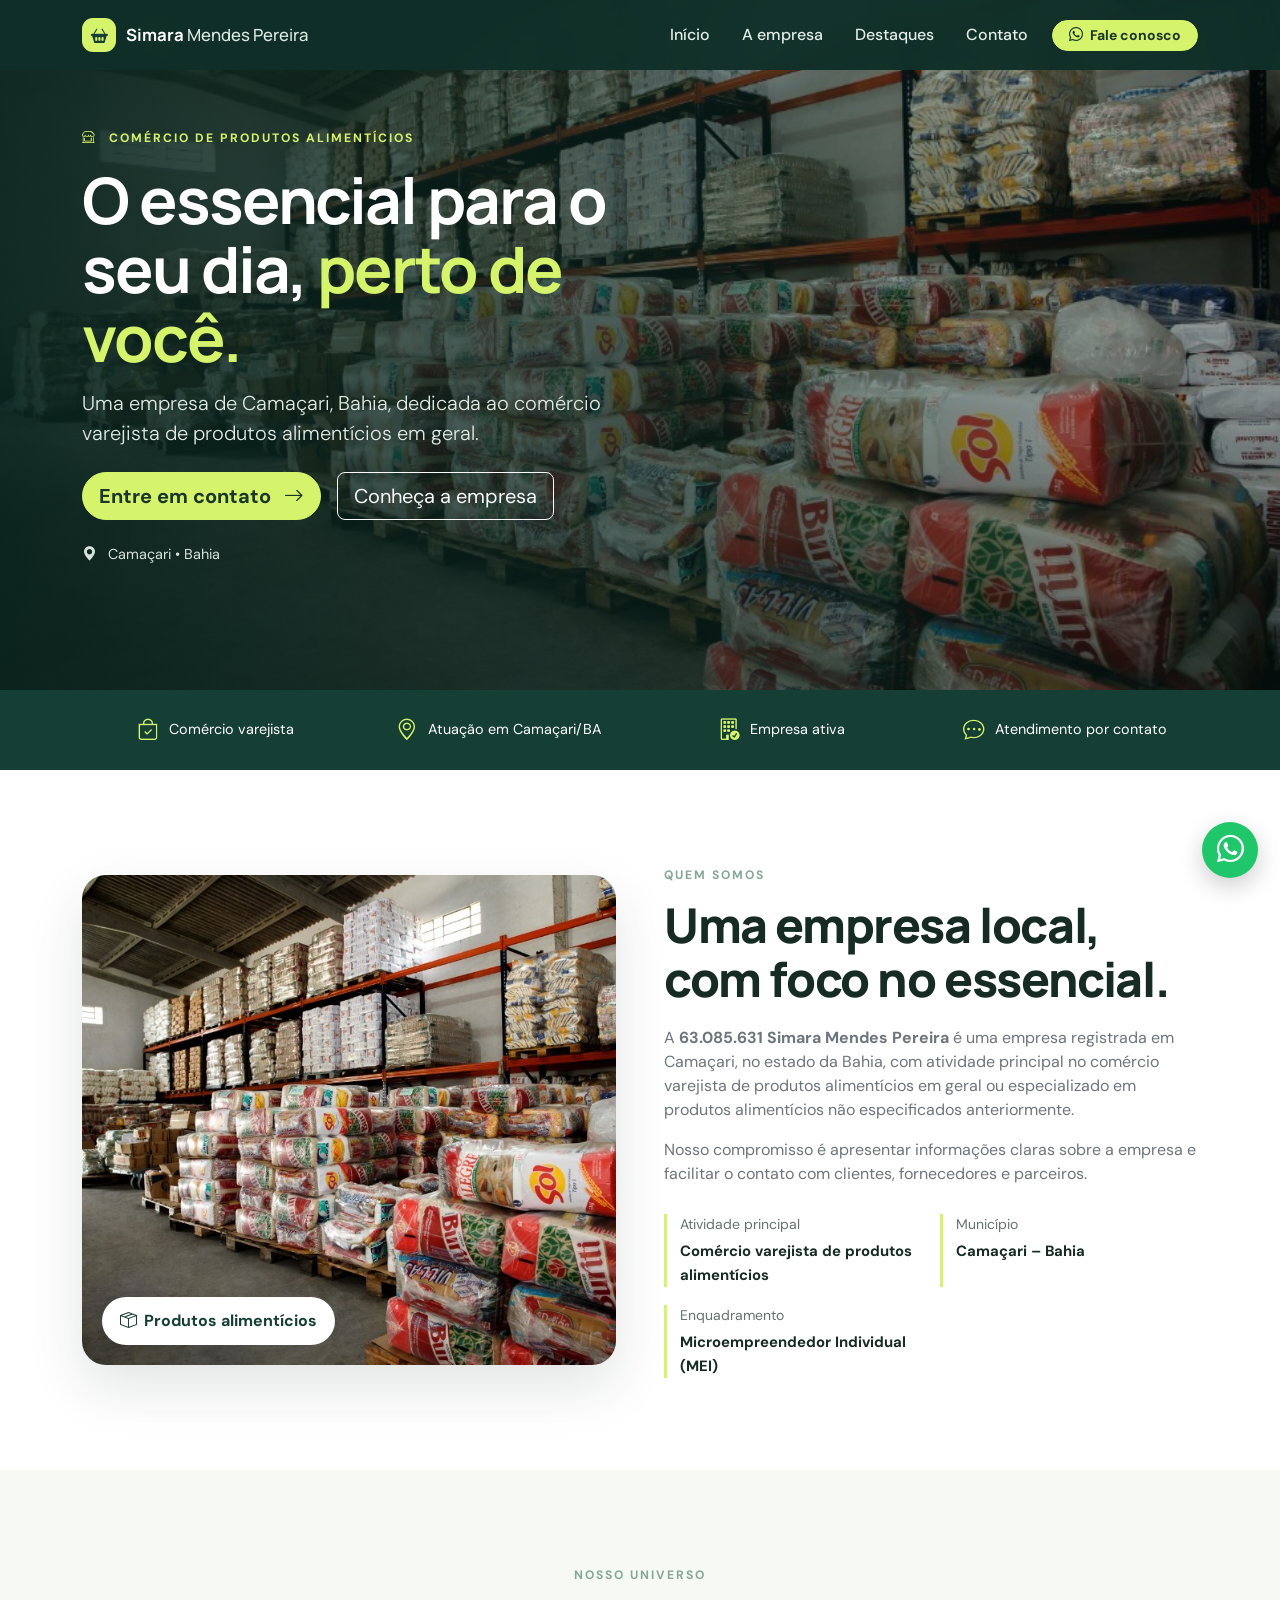
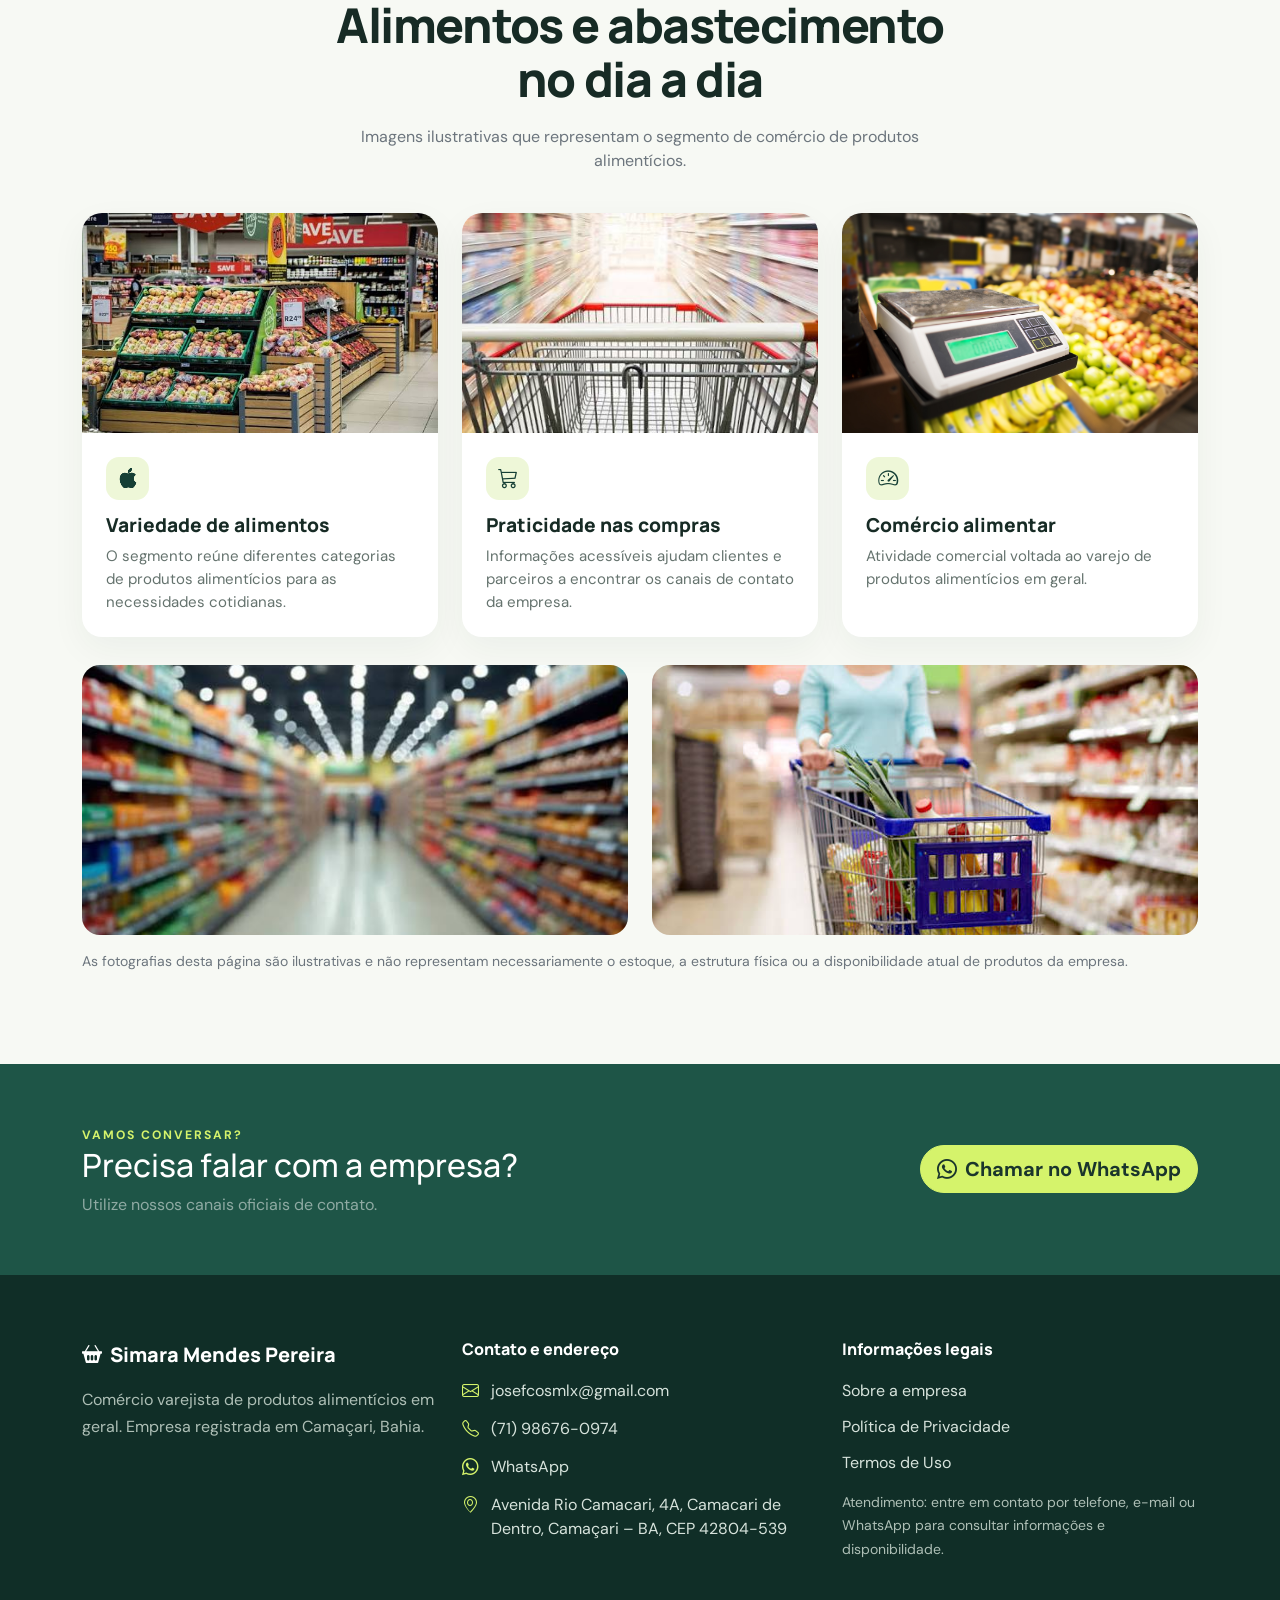
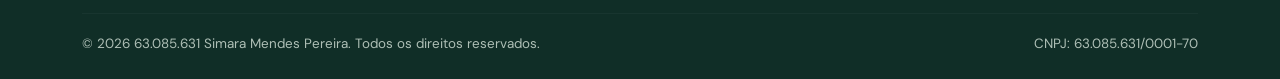
<file: index.html>
<!doctype html>
<html lang="pt-BR">
<head>
  <meta charset="utf-8">
  <meta name="viewport" content="width=device-width, initial-scale=1">
  <meta name="description" content="63.085.631 Simara Mendes Pereira — comércio varejista de produtos alimentícios em Camaçari, Bahia.">
  <meta name="theme-color" content="#153f35">
  <title>Simara Mendes Pereira | Produtos alimentícios</title>
  <link href="https://cdn.jsdelivr.net/npm/bootstrap@5.3.3/dist/css/bootstrap.min.css" rel="stylesheet">
  <link href="https://cdn.jsdelivr.net/npm/bootstrap-icons@1.11.3/font/bootstrap-icons.min.css" rel="stylesheet">
  <link rel="stylesheet" href="style.css">
</head>
<body>
<nav class="navbar navbar-expand-lg navbar-dark fixed-top">
  <div class="container">
    <a class="navbar-brand fw-bold" href="#inicio"><span class="brand-mark"><i class="bi bi-basket2-fill"></i></span> Simara <span class="brand-light">Mendes Pereira</span></a>
    <button class="navbar-toggler" type="button" data-bs-toggle="collapse" data-bs-target="#menu" aria-controls="menu" aria-expanded="false" aria-label="Abrir menu"><span class="navbar-toggler-icon"></span></button>
    <div class="collapse navbar-collapse" id="menu">
      <ul class="navbar-nav ms-auto align-items-lg-center gap-lg-3">
        <li class="nav-item"><a class="nav-link" href="#inicio">Início</a></li>
        <li class="nav-item"><a class="nav-link" href="#sobre">A empresa</a></li>
        <li class="nav-item"><a class="nav-link" href="#destaques">Destaques</a></li>
        <li class="nav-item"><a class="nav-link" href="#contato">Contato</a></li>
        <li class="nav-item"><a class="btn btn-lime btn-sm px-3" href="https://api.whatsapp.com/send?phone=5571986760974" target="_blank" rel="noopener"><i class="bi bi-whatsapp me-1"></i> Fale conosco</a></li>
      </ul>
    </div>
  </div>
</nav>

<header id="inicio" class="hero">
  <div class="hero-shade"></div>
  <div class="container position-relative">
    <div class="row align-items-center min-vh-hero">
      <div class="col-lg-7 py-5">
        <span class="eyebrow"><i class="bi bi-shop-window me-2"></i> Comércio de produtos alimentícios</span>
        <h1 class="display-3 fw-bold mt-3">O essencial para o seu dia, <em>perto de você.</em></h1>
        <p class="lead mt-3 mb-4">Uma empresa de Camaçari, Bahia, dedicada ao comércio varejista de produtos alimentícios em geral.</p>
        <div class="d-flex flex-wrap gap-3">
          <a class="btn btn-lime btn-lg" href="#contato">Entre em contato <i class="bi bi-arrow-right ms-2"></i></a>
          <a class="btn btn-outline-light btn-lg" href="#sobre">Conheça a empresa</a>
        </div>
        <div class="hero-note mt-4"><i class="bi bi-geo-alt-fill me-2"></i> Camaçari • Bahia</div>
      </div>
    </div>
  </div>
</header>

<section class="trust-strip">
 <div class="container"><div class="row g-3 text-center">
  <div class="col-6 col-md-3"><i class="bi bi-bag-check"></i><span>Comércio varejista</span></div>
  <div class="col-6 col-md-3"><i class="bi bi-geo-alt"></i><span>Atuação em Camaçari/BA</span></div>
  <div class="col-6 col-md-3"><i class="bi bi-building-check"></i><span>Empresa ativa</span></div>
  <div class="col-6 col-md-3"><i class="bi bi-chat-dots"></i><span>Atendimento por contato</span></div>
 </div></div>
</section>

<section id="sobre" class="section-pad">
 <div class="container">
  <div class="row align-items-center g-5">
   <div class="col-lg-6">
    <div class="photo-frame"><img src="assets/deposito.jfif" alt="Estoque de produtos alimentícios organizados em depósito" loading="lazy"><span class="photo-tag"><i class="bi bi-box-seam me-2"></i>Produtos alimentícios</span></div>
   </div>
   <div class="col-lg-6">
    <span class="section-kicker">Quem somos</span>
    <h2 class="section-title">Uma empresa local, com foco no essencial.</h2>
    <p class="text-secondary">A <strong>63.085.631 Simara Mendes Pereira</strong> é uma empresa registrada em Camaçari, no estado da Bahia, com atividade principal no comércio varejista de produtos alimentícios em geral ou especializado em produtos alimentícios não especificados anteriormente.</p>
    <p class="text-secondary">Nosso compromisso é apresentar informações claras sobre a empresa e facilitar o contato com clientes, fornecedores e parceiros.</p>
    <div class="about-facts">
      <div><small>Atividade principal</small><strong>Comércio varejista de produtos alimentícios</strong></div>
      <div><small>Município</small><strong>Camaçari – Bahia</strong></div>
      <div><small>Enquadramento</small><strong>Microempreendedor Individual (MEI)</strong></div>
    </div>
   </div>
  </div>
 </div>
</section>

<section id="destaques" class="section-pad soft-bg">
 <div class="container">
  <div class="text-center mx-auto section-intro">
   <span class="section-kicker">Nosso universo</span>
   <h2 class="section-title">Alimentos e abastecimento no dia a dia</h2>
   <p class="text-secondary">Imagens ilustrativas que representam o segmento de comércio de produtos alimentícios.</p>
  </div>
  <div class="row g-4 mt-2">
   <div class="col-md-4"><article class="feature-card"><img src="assets/hortifruti.jfif" alt="Bancas de frutas e verduras em mercado" loading="lazy"><div class="p-4"><span class="feature-icon"><i class="bi bi-apple"></i></span><h3>Variedade de alimentos</h3><p>O segmento reúne diferentes categorias de produtos alimentícios para as necessidades cotidianas.</p></div></article></div>
   <div class="col-md-4"><article class="feature-card"><img src="assets/carrinho.jfif" alt="Carrinho de compras em corredor de supermercado" loading="lazy"><div class="p-4"><span class="feature-icon"><i class="bi bi-cart3"></i></span><h3>Praticidade nas compras</h3><p>Informações acessíveis ajudam clientes e parceiros a encontrar os canais de contato da empresa.</p></div></article></div>
   <div class="col-md-4"><article class="feature-card"><img src="assets/balanca-frutas.jpg" alt="Balança para pesagem de frutas em mercado" loading="lazy"><div class="p-4"><span class="feature-icon"><i class="bi bi-speedometer2"></i></span><h3>Comércio alimentar</h3><p>Atividade comercial voltada ao varejo de produtos alimentícios em geral.</p></div></article></div>
  </div>
  <div class="row g-4 mt-1">
   <div class="col-md-6"><img class="gallery-img" src="assets/corredor.jfif" alt="Corredor de supermercado com prateleiras" loading="lazy"></div>
   <div class="col-md-6"><img class="gallery-img" src="assets/compras.jfif" alt="Pessoa realizando compras em supermercado" loading="lazy"></div>
  </div>
  <p class="small text-secondary mt-3 mb-0">As fotografias desta página são ilustrativas e não representam necessariamente o estoque, a estrutura física ou a disponibilidade atual de produtos da empresa.</p>
 </div>
</section>

<section class="contact-band">
 <div class="container"><div class="row align-items-center g-3">
  <div class="col-lg-8"><span class="section-kicker text-lime">Vamos conversar?</span><h2 class="text-white mb-2">Precisa falar com a empresa?</h2><p class="mb-0 text-white-50">Utilize nossos canais oficiais de contato.</p></div>
  <div class="col-lg-4 text-lg-end"><a class="btn btn-lime btn-lg" href="https://api.whatsapp.com/send?phone=5571986760974" target="_blank" rel="noopener"><i class="bi bi-whatsapp me-2"></i>Chamar no WhatsApp</a></div>
 </div></div>
</section>

<footer id="contato" class="site-footer">
 <div class="container">
  <div class="row g-4">
   <div class="col-lg-4"><a class="footer-brand" href="#inicio"><i class="bi bi-basket2-fill me-2"></i>Simara Mendes Pereira</a><p class="footer-muted mt-3">Comércio varejista de produtos alimentícios em geral. Empresa registrada em Camaçari, Bahia.</p></div>
   <div class="col-sm-6 col-lg-4"><h3>Contato e endereço</h3>
    <ul class="footer-list">
     <li><i class="bi bi-envelope"></i><a href="mailto:josefcosmlx@gmail.com">josefcosmlx@gmail.com</a></li>
     <li><i class="bi bi-telephone"></i><a href="tel:+5571986760974">(71) 98676-0974</a></li>
     <li><i class="bi bi-whatsapp"></i><a href="https://api.whatsapp.com/send?phone=5571986760974" target="_blank" rel="noopener">WhatsApp</a></li>
     <li><i class="bi bi-geo-alt"></i><span>Avenida Rio Camacari, 4A, Camacari de Dentro, Camaçari – BA, CEP 42804-539</span></li>
    </ul>
   </div>
   <div class="col-sm-6 col-lg-4"><h3>Informações legais</h3>
    <ul class="footer-links">
     <li><a href="sobre.html">Sobre a empresa</a></li><li><a href="privacidade.html">Política de Privacidade</a></li><li><a href="termos.html">Termos de Uso</a></li>
    </ul>
    <p class="footer-muted small mt-3">Atendimento: entre em contato por telefone, e-mail ou WhatsApp para consultar informações e disponibilidade.</p>
   </div>
  </div>
  <hr class="footer-line">
  <div class="d-flex flex-column flex-md-row justify-content-between gap-2 footer-bottom">
   <span>© <span id="year"></span> 63.085.631 Simara Mendes Pereira. Todos os direitos reservados.</span>
   <span>CNPJ: 63.085.631/0001-70</span>
  </div>
 </div>
</footer>
<a class="whatsapp-float" href="https://api.whatsapp.com/send?phone=5571986760974" target="_blank" rel="noopener" aria-label="Fale pelo WhatsApp"><i class="bi bi-whatsapp"></i></a>
<script src="https://cdn.jsdelivr.net/npm/bootstrap@5.3.3/dist/js/bootstrap.bundle.min.js"></script>
<script>document.getElementById('year').textContent = new Date().getFullYear();</script>
</body></html>
</file>
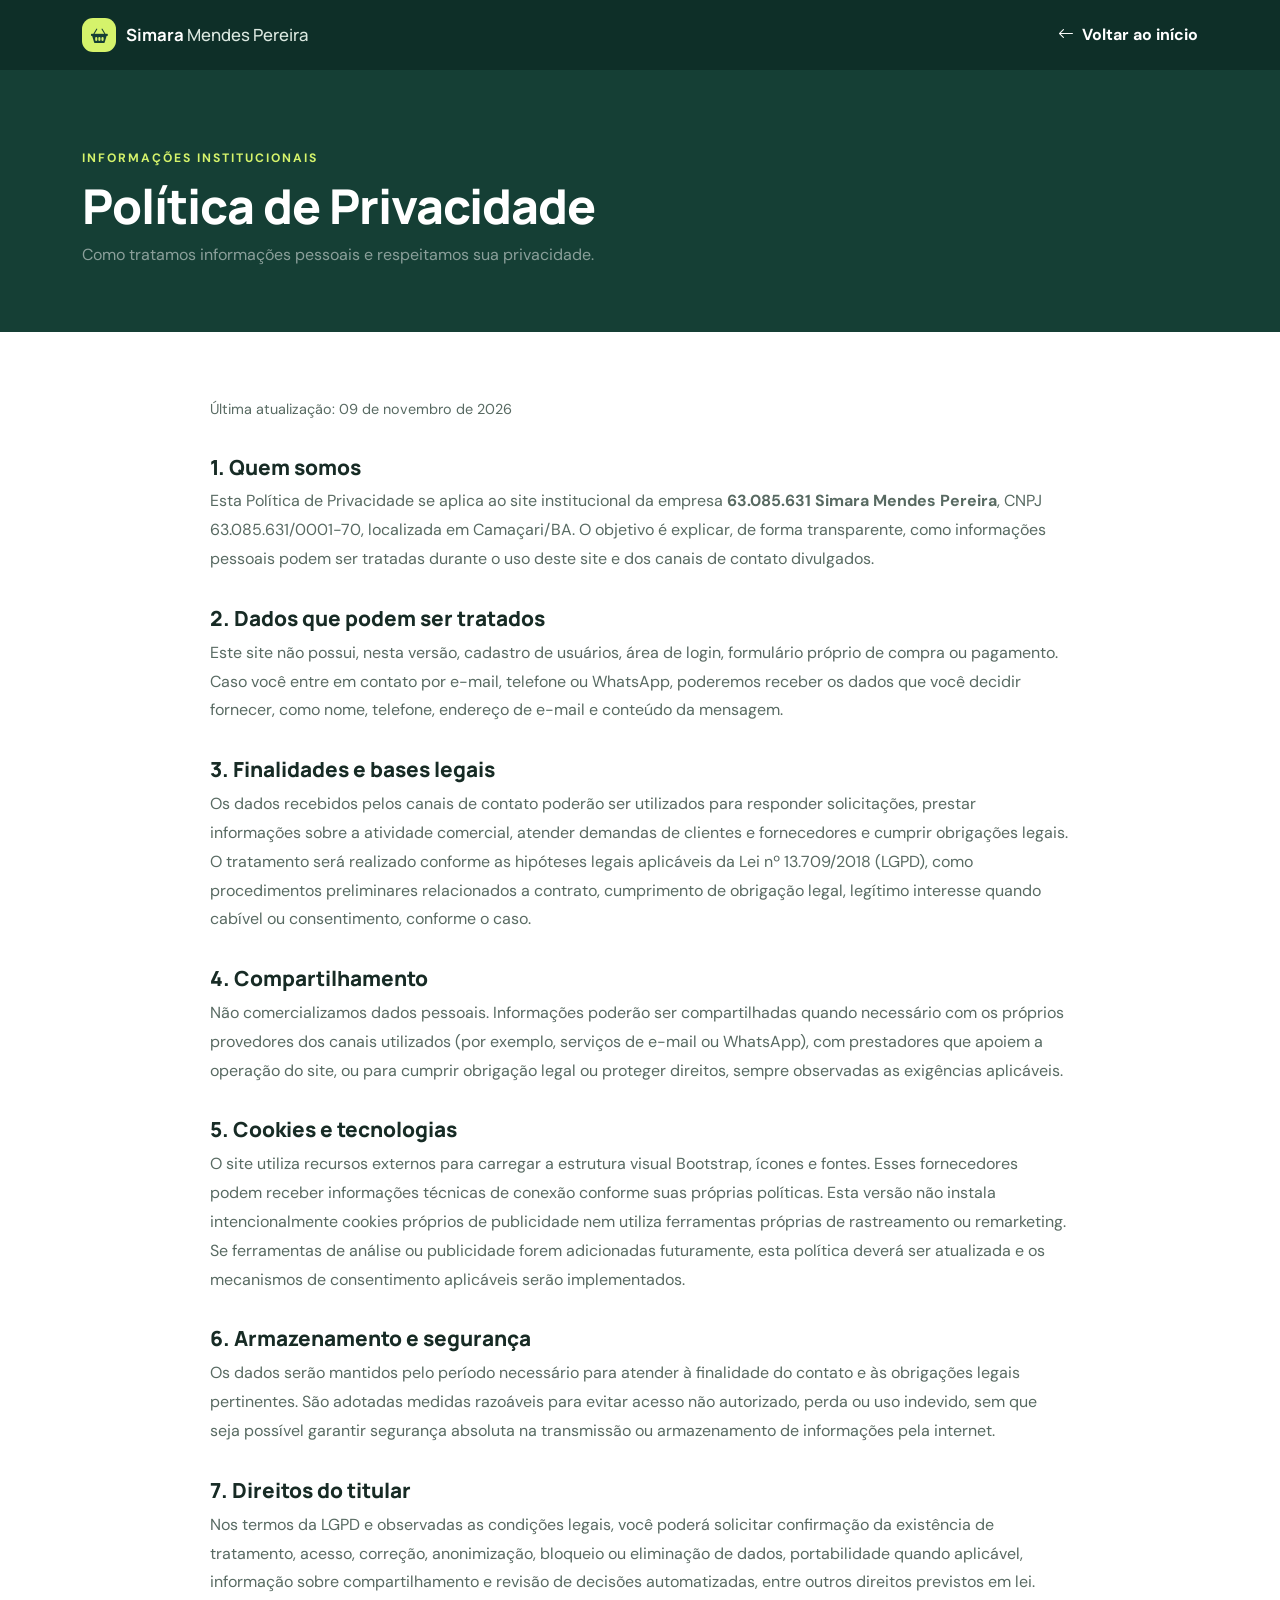
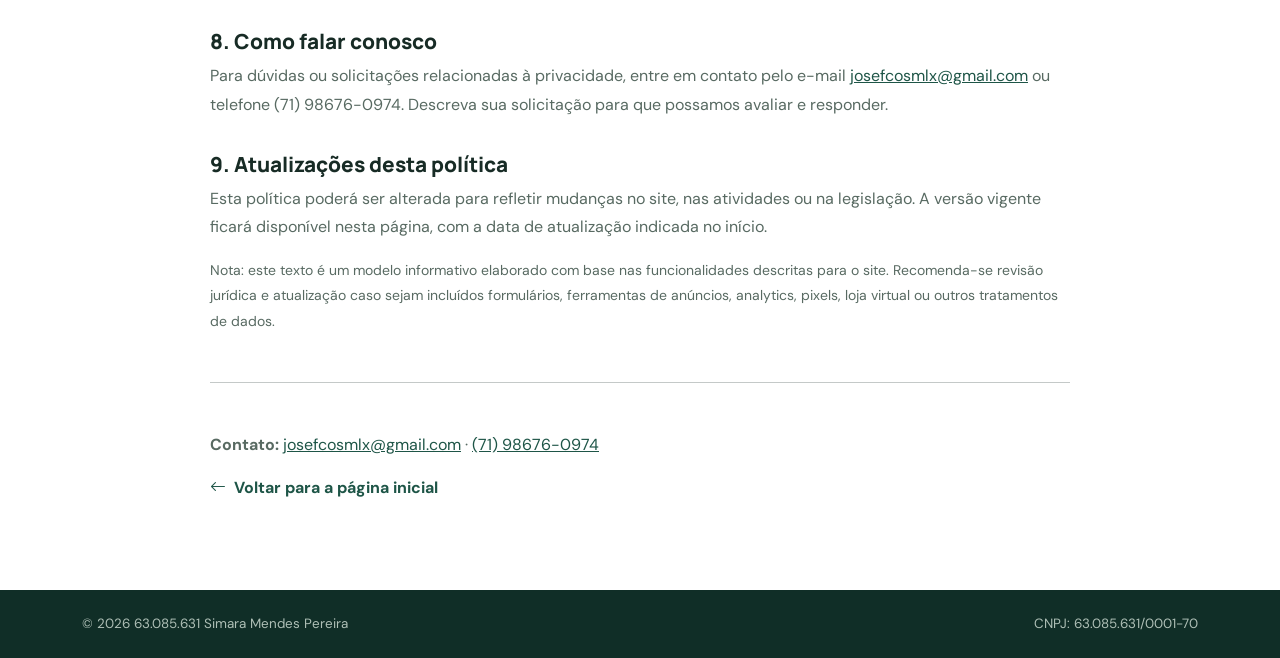
<file: privacidade.html>
<!doctype html>
<html lang="pt-BR"><head><meta charset="utf-8"><meta name="viewport" content="width=device-width, initial-scale=1"><meta name="description" content="Política de Privacidade — 63.085.631 Simara Mendes Pereira."><title>Política de Privacidade | Simara Mendes Pereira</title><link href="https://cdn.jsdelivr.net/npm/bootstrap@5.3.3/dist/css/bootstrap.min.css" rel="stylesheet"><link href="https://cdn.jsdelivr.net/npm/bootstrap-icons@1.11.3/font/bootstrap-icons.min.css" rel="stylesheet"><link rel="stylesheet" href="style.css"></head><body>
<nav class="navbar navbar-expand-lg navbar-dark fixed-top"><div class="container"><a class="navbar-brand fw-bold" href="index.html"><span class="brand-mark"><i class="bi bi-basket2-fill"></i></span> Simara <span class="brand-light">Mendes Pereira</span></a><a class="back-home text-white ms-auto" href="index.html"><i class="bi bi-arrow-left me-2"></i>Voltar ao início</a></div></nav>
<header class="legal-hero"><div class="container"><span class="section-kicker text-lime">Informações institucionais</span><h1 class="display-5 mt-2">Política de Privacidade</h1><p class="mb-0 text-white-50">Como tratamos informações pessoais e respeitamos sua privacidade.</p></div></header>
<main class="legal-content"><p class="legal-meta">Última atualização: 09 de novembro de 2026</p>
<h2>1. Quem somos</h2><p>Esta Política de Privacidade se aplica ao site institucional da empresa <strong>63.085.631 Simara Mendes Pereira</strong>, CNPJ 63.085.631/0001-70, localizada em Camaçari/BA. O objetivo é explicar, de forma transparente, como informações pessoais podem ser tratadas durante o uso deste site e dos canais de contato divulgados.</p>
<h2>2. Dados que podem ser tratados</h2><p>Este site não possui, nesta versão, cadastro de usuários, área de login, formulário próprio de compra ou pagamento. Caso você entre em contato por e-mail, telefone ou WhatsApp, poderemos receber os dados que você decidir fornecer, como nome, telefone, endereço de e-mail e conteúdo da mensagem.</p>
<h2>3. Finalidades e bases legais</h2><p>Os dados recebidos pelos canais de contato poderão ser utilizados para responder solicitações, prestar informações sobre a atividade comercial, atender demandas de clientes e fornecedores e cumprir obrigações legais. O tratamento será realizado conforme as hipóteses legais aplicáveis da Lei nº 13.709/2018 (LGPD), como procedimentos preliminares relacionados a contrato, cumprimento de obrigação legal, legítimo interesse quando cabível ou consentimento, conforme o caso.</p>
<h2>4. Compartilhamento</h2><p>Não comercializamos dados pessoais. Informações poderão ser compartilhadas quando necessário com os próprios provedores dos canais utilizados (por exemplo, serviços de e-mail ou WhatsApp), com prestadores que apoiem a operação do site, ou para cumprir obrigação legal ou proteger direitos, sempre observadas as exigências aplicáveis.</p>
<h2>5. Cookies e tecnologias</h2><p>O site utiliza recursos externos para carregar a estrutura visual Bootstrap, ícones e fontes. Esses fornecedores podem receber informações técnicas de conexão conforme suas próprias políticas. Esta versão não instala intencionalmente cookies próprios de publicidade nem utiliza ferramentas próprias de rastreamento ou remarketing. Se ferramentas de análise ou publicidade forem adicionadas futuramente, esta política deverá ser atualizada e os mecanismos de consentimento aplicáveis serão implementados.</p>
<h2>6. Armazenamento e segurança</h2><p>Os dados serão mantidos pelo período necessário para atender à finalidade do contato e às obrigações legais pertinentes. São adotadas medidas razoáveis para evitar acesso não autorizado, perda ou uso indevido, sem que seja possível garantir segurança absoluta na transmissão ou armazenamento de informações pela internet.</p>
<h2>7. Direitos do titular</h2><p>Nos termos da LGPD e observadas as condições legais, você poderá solicitar confirmação da existência de tratamento, acesso, correção, anonimização, bloqueio ou eliminação de dados, portabilidade quando aplicável, informação sobre compartilhamento e revisão de decisões automatizadas, entre outros direitos previstos em lei.</p>
<h2>8. Como falar conosco</h2><p>Para dúvidas ou solicitações relacionadas à privacidade, entre em contato pelo e-mail <a href="mailto:josefcosmlx@gmail.com">josefcosmlx@gmail.com</a> ou telefone (71) 98676-0974. Descreva sua solicitação para que possamos avaliar e responder.</p>
<h2>9. Atualizações desta política</h2><p>Esta política poderá ser alterada para refletir mudanças no site, nas atividades ou na legislação. A versão vigente ficará disponível nesta página, com a data de atualização indicada no início.</p>
<p class="small">Nota: este texto é um modelo informativo elaborado com base nas funcionalidades descritas para o site. Recomenda-se revisão jurídica e atualização caso sejam incluídos formulários, ferramentas de anúncios, analytics, pixels, loja virtual ou outros tratamentos de dados.</p>
<hr class="my-5"><p><strong>Contato:</strong> <a href="mailto:josefcosmlx@gmail.com">josefcosmlx@gmail.com</a> · <a href="tel:+5571986760974">(71) 98676-0974</a></p><a class="back-home" href="index.html"><i class="bi bi-arrow-left me-2"></i>Voltar para a página inicial</a></main>
<footer class="site-footer py-4"><div class="container d-flex flex-column flex-md-row justify-content-between gap-2 footer-bottom"><span>© 2026 63.085.631 Simara Mendes Pereira</span><span>CNPJ: 63.085.631/0001-70</span></div></footer>
<script src="https://cdn.jsdelivr.net/npm/bootstrap@5.3.3/dist/js/bootstrap.bundle.min.js"></script></body></html>
</file>
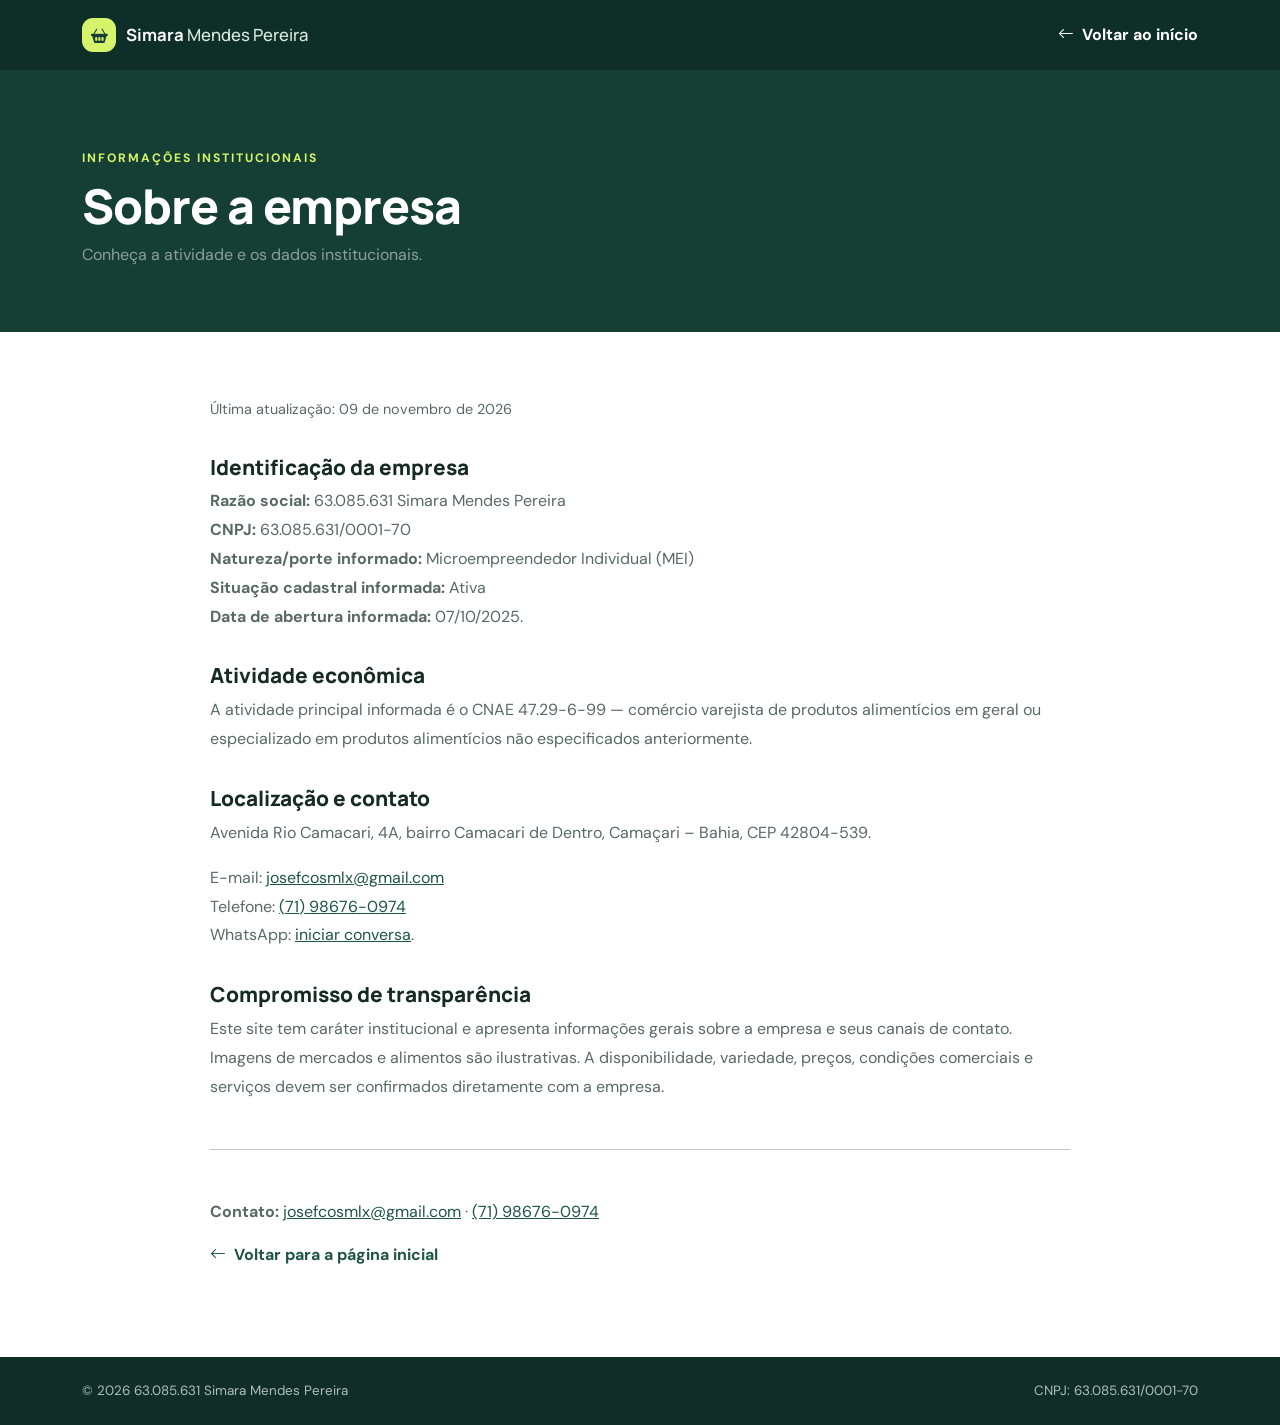
<file: sobre.html>
<!doctype html>
<html lang="pt-BR"><head><meta charset="utf-8"><meta name="viewport" content="width=device-width, initial-scale=1"><meta name="description" content="Sobre a empresa — 63.085.631 Simara Mendes Pereira."><title>Sobre a empresa | Simara Mendes Pereira</title><link href="https://cdn.jsdelivr.net/npm/bootstrap@5.3.3/dist/css/bootstrap.min.css" rel="stylesheet"><link href="https://cdn.jsdelivr.net/npm/bootstrap-icons@1.11.3/font/bootstrap-icons.min.css" rel="stylesheet"><link rel="stylesheet" href="style.css"></head><body>
<nav class="navbar navbar-expand-lg navbar-dark fixed-top"><div class="container"><a class="navbar-brand fw-bold" href="index.html"><span class="brand-mark"><i class="bi bi-basket2-fill"></i></span> Simara <span class="brand-light">Mendes Pereira</span></a><a class="back-home text-white ms-auto" href="index.html"><i class="bi bi-arrow-left me-2"></i>Voltar ao início</a></div></nav>
<header class="legal-hero"><div class="container"><span class="section-kicker text-lime">Informações institucionais</span><h1 class="display-5 mt-2">Sobre a empresa</h1><p class="mb-0 text-white-50">Conheça a atividade e os dados institucionais.</p></div></header>
<main class="legal-content"><p class="legal-meta">Última atualização: 09 de novembro de 2026</p>
<h2>Identificação da empresa</h2><p><strong>Razão social:</strong> 63.085.631 Simara Mendes Pereira<br><strong>CNPJ:</strong> 63.085.631/0001-70<br><strong>Natureza/porte informado:</strong> Microempreendedor Individual (MEI)<br><strong>Situação cadastral informada:</strong> Ativa<br><strong>Data de abertura informada:</strong> 07/10/2025.</p>
<h2>Atividade econômica</h2><p>A atividade principal informada é o CNAE 47.29-6-99 — comércio varejista de produtos alimentícios em geral ou especializado em produtos alimentícios não especificados anteriormente.</p>
<h2>Localização e contato</h2><p>Avenida Rio Camacari, 4A, bairro Camacari de Dentro, Camaçari – Bahia, CEP 42804-539.</p><p>E-mail: <a href="mailto:josefcosmlx@gmail.com">josefcosmlx@gmail.com</a><br>Telefone: <a href="tel:+5571986760974">(71) 98676-0974</a><br>WhatsApp: <a href="https://api.whatsapp.com/send?phone=5571986760974" target="_blank" rel="noopener">iniciar conversa</a>.</p>
<h2>Compromisso de transparência</h2><p>Este site tem caráter institucional e apresenta informações gerais sobre a empresa e seus canais de contato. Imagens de mercados e alimentos são ilustrativas. A disponibilidade, variedade, preços, condições comerciais e serviços devem ser confirmados diretamente com a empresa.</p>
<hr class="my-5"><p><strong>Contato:</strong> <a href="mailto:josefcosmlx@gmail.com">josefcosmlx@gmail.com</a> · <a href="tel:+5571986760974">(71) 98676-0974</a></p><a class="back-home" href="index.html"><i class="bi bi-arrow-left me-2"></i>Voltar para a página inicial</a></main>
<footer class="site-footer py-4"><div class="container d-flex flex-column flex-md-row justify-content-between gap-2 footer-bottom"><span>© 2026 63.085.631 Simara Mendes Pereira</span><span>CNPJ: 63.085.631/0001-70</span></div></footer>
<script src="https://cdn.jsdelivr.net/npm/bootstrap@5.3.3/dist/js/bootstrap.bundle.min.js"></script></body></html>
</file>
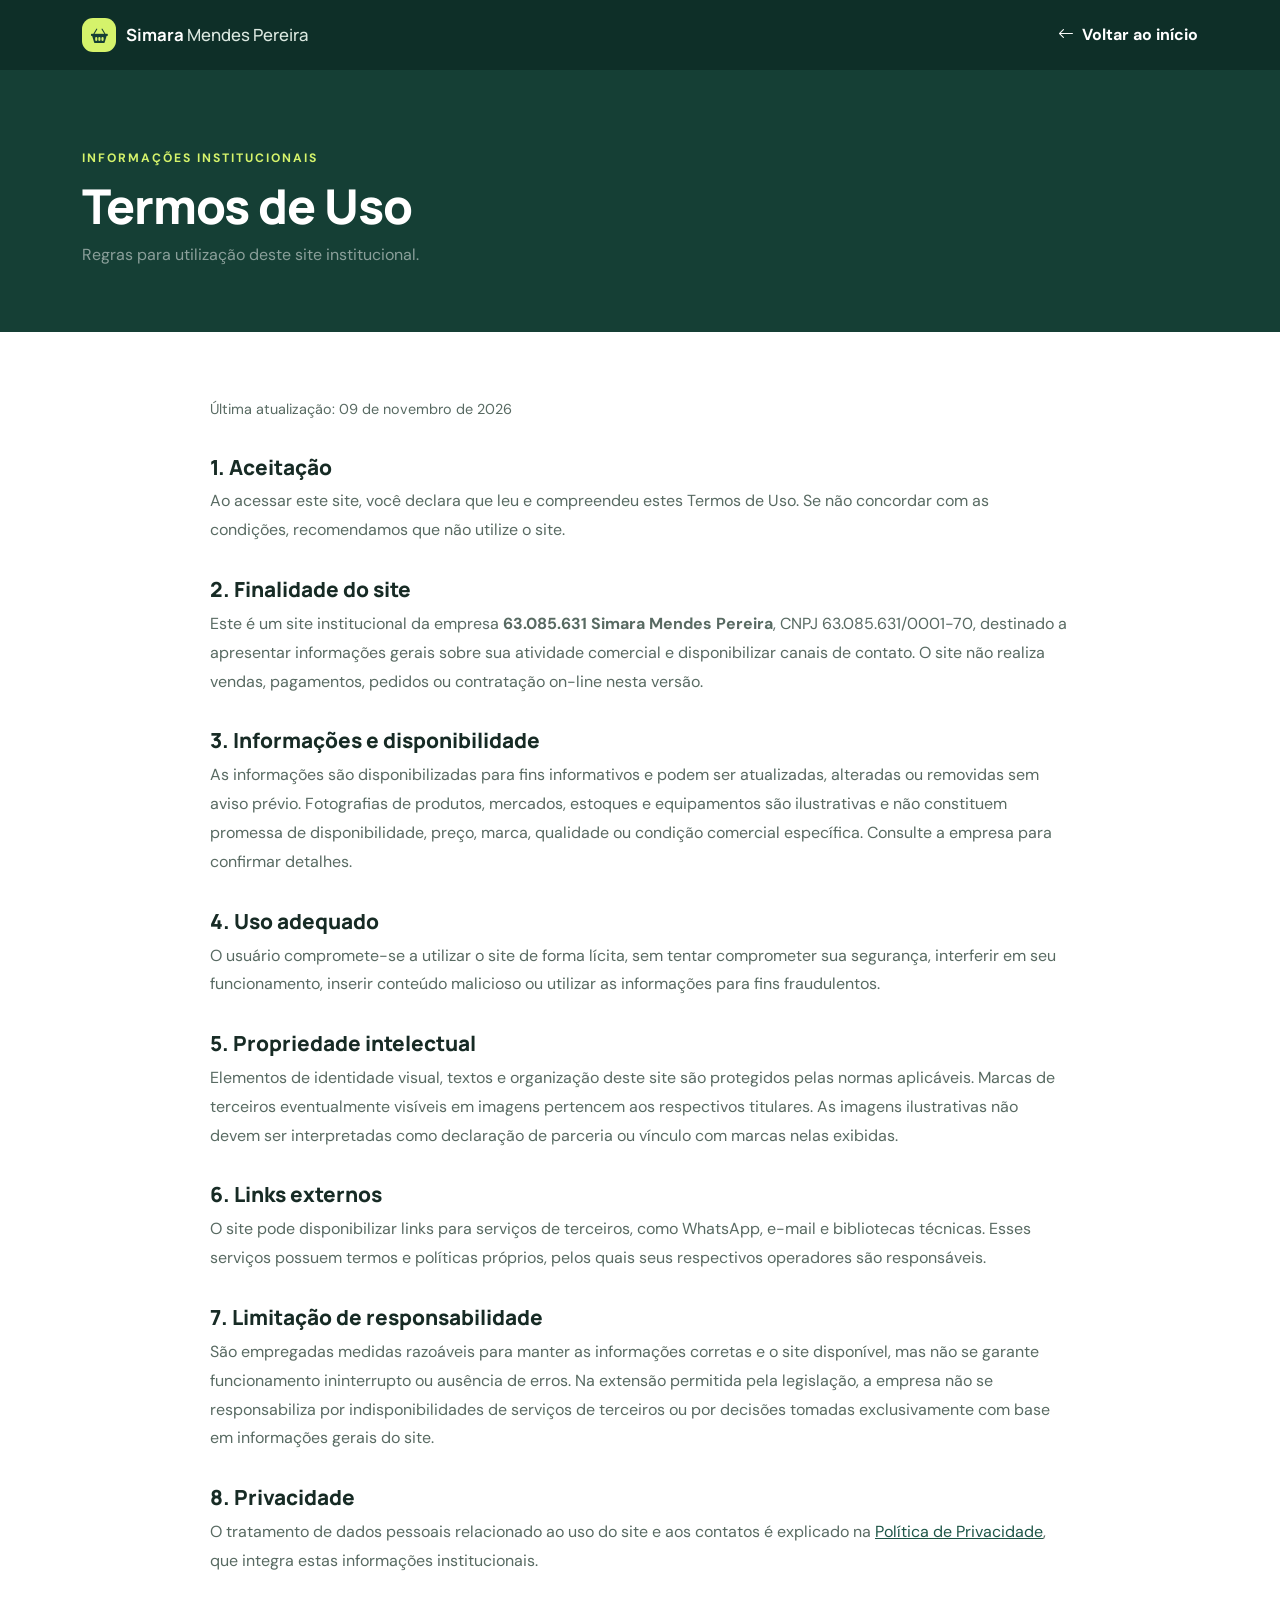
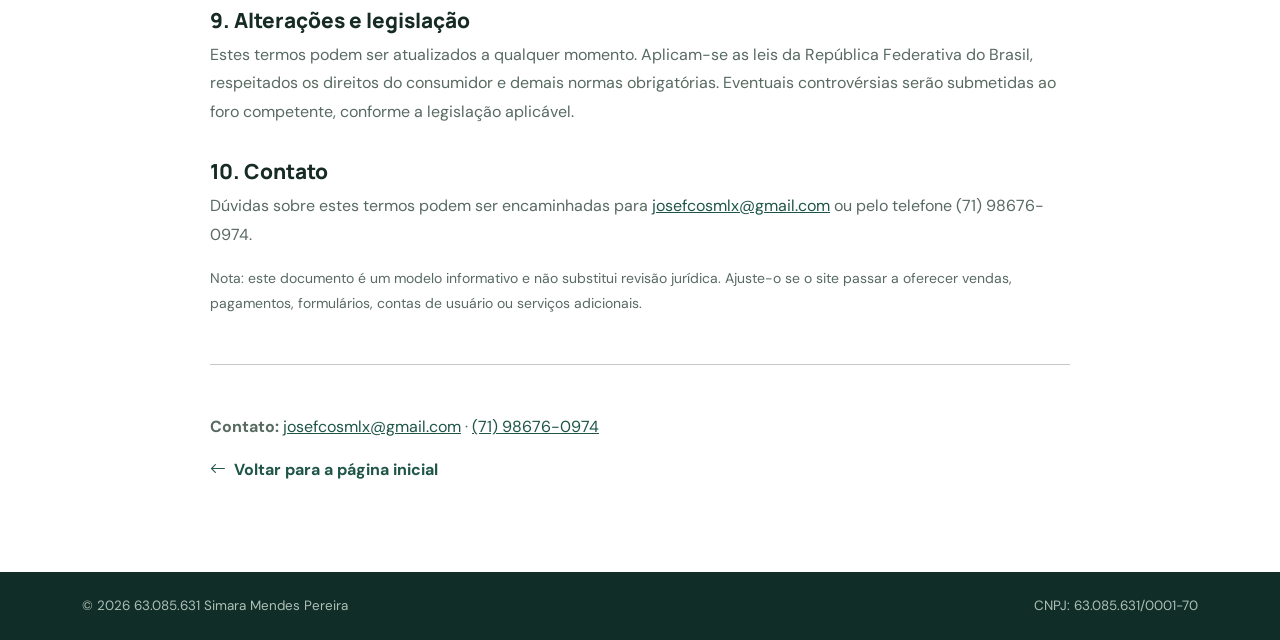
<file: termos.html>
<!doctype html>
<html lang="pt-BR"><head><meta charset="utf-8"><meta name="viewport" content="width=device-width, initial-scale=1"><meta name="description" content="Termos de Uso — 63.085.631 Simara Mendes Pereira."><title>Termos de Uso | Simara Mendes Pereira</title><link href="https://cdn.jsdelivr.net/npm/bootstrap@5.3.3/dist/css/bootstrap.min.css" rel="stylesheet"><link href="https://cdn.jsdelivr.net/npm/bootstrap-icons@1.11.3/font/bootstrap-icons.min.css" rel="stylesheet"><link rel="stylesheet" href="style.css"></head><body>
<nav class="navbar navbar-expand-lg navbar-dark fixed-top"><div class="container"><a class="navbar-brand fw-bold" href="index.html"><span class="brand-mark"><i class="bi bi-basket2-fill"></i></span> Simara <span class="brand-light">Mendes Pereira</span></a><a class="back-home text-white ms-auto" href="index.html"><i class="bi bi-arrow-left me-2"></i>Voltar ao início</a></div></nav>
<header class="legal-hero"><div class="container"><span class="section-kicker text-lime">Informações institucionais</span><h1 class="display-5 mt-2">Termos de Uso</h1><p class="mb-0 text-white-50">Regras para utilização deste site institucional.</p></div></header>
<main class="legal-content"><p class="legal-meta">Última atualização: 09 de novembro de 2026</p>
<h2>1. Aceitação</h2><p>Ao acessar este site, você declara que leu e compreendeu estes Termos de Uso. Se não concordar com as condições, recomendamos que não utilize o site.</p>
<h2>2. Finalidade do site</h2><p>Este é um site institucional da empresa <strong>63.085.631 Simara Mendes Pereira</strong>, CNPJ 63.085.631/0001-70, destinado a apresentar informações gerais sobre sua atividade comercial e disponibilizar canais de contato. O site não realiza vendas, pagamentos, pedidos ou contratação on-line nesta versão.</p>
<h2>3. Informações e disponibilidade</h2><p>As informações são disponibilizadas para fins informativos e podem ser atualizadas, alteradas ou removidas sem aviso prévio. Fotografias de produtos, mercados, estoques e equipamentos são ilustrativas e não constituem promessa de disponibilidade, preço, marca, qualidade ou condição comercial específica. Consulte a empresa para confirmar detalhes.</p>
<h2>4. Uso adequado</h2><p>O usuário compromete-se a utilizar o site de forma lícita, sem tentar comprometer sua segurança, interferir em seu funcionamento, inserir conteúdo malicioso ou utilizar as informações para fins fraudulentos.</p>
<h2>5. Propriedade intelectual</h2><p>Elementos de identidade visual, textos e organização deste site são protegidos pelas normas aplicáveis. Marcas de terceiros eventualmente visíveis em imagens pertencem aos respectivos titulares. As imagens ilustrativas não devem ser interpretadas como declaração de parceria ou vínculo com marcas nelas exibidas.</p>
<h2>6. Links externos</h2><p>O site pode disponibilizar links para serviços de terceiros, como WhatsApp, e-mail e bibliotecas técnicas. Esses serviços possuem termos e políticas próprios, pelos quais seus respectivos operadores são responsáveis.</p>
<h2>7. Limitação de responsabilidade</h2><p>São empregadas medidas razoáveis para manter as informações corretas e o site disponível, mas não se garante funcionamento ininterrupto ou ausência de erros. Na extensão permitida pela legislação, a empresa não se responsabiliza por indisponibilidades de serviços de terceiros ou por decisões tomadas exclusivamente com base em informações gerais do site.</p>
<h2>8. Privacidade</h2><p>O tratamento de dados pessoais relacionado ao uso do site e aos contatos é explicado na <a href="privacidade.html">Política de Privacidade</a>, que integra estas informações institucionais.</p>
<h2>9. Alterações e legislação</h2><p>Estes termos podem ser atualizados a qualquer momento. Aplicam-se as leis da República Federativa do Brasil, respeitados os direitos do consumidor e demais normas obrigatórias. Eventuais controvérsias serão submetidas ao foro competente, conforme a legislação aplicável.</p>
<h2>10. Contato</h2><p>Dúvidas sobre estes termos podem ser encaminhadas para <a href="mailto:josefcosmlx@gmail.com">josefcosmlx@gmail.com</a> ou pelo telefone (71) 98676-0974.</p>
<p class="small">Nota: este documento é um modelo informativo e não substitui revisão jurídica. Ajuste-o se o site passar a oferecer vendas, pagamentos, formulários, contas de usuário ou serviços adicionais.</p>
<hr class="my-5"><p><strong>Contato:</strong> <a href="mailto:josefcosmlx@gmail.com">josefcosmlx@gmail.com</a> · <a href="tel:+5571986760974">(71) 98676-0974</a></p><a class="back-home" href="index.html"><i class="bi bi-arrow-left me-2"></i>Voltar para a página inicial</a></main>
<footer class="site-footer py-4"><div class="container d-flex flex-column flex-md-row justify-content-between gap-2 footer-bottom"><span>© 2026 63.085.631 Simara Mendes Pereira</span><span>CNPJ: 63.085.631/0001-70</span></div></footer>
<script src="https://cdn.jsdelivr.net/npm/bootstrap@5.3.3/dist/js/bootstrap.bundle.min.js"></script></body></html>
</file>
<file: style.css>
@import url('https://fonts.googleapis.com/css2?family=DM+Sans:wght@400;500;600;700&family=Manrope:wght@400;500;600;700;800&display=swap');
:root{--forest:#153f35;--forest2:#1e5547;--lime:#d5f36b;--ink:#172b25;--muted:#65736e;--cream:#f7f9f4}
*{box-sizing:border-box}html{scroll-behavior:smooth;scroll-padding-top:82px}body{font-family:'DM Sans',sans-serif;color:var(--ink)}h1,h2,h3,.navbar-brand{font-family:Manrope,sans-serif}.navbar{background:rgba(15,47,40,.96);backdrop-filter:blur(12px);padding:13px 0}.navbar-brand{font-size:1.05rem}.brand-mark{display:inline-grid;place-items:center;background:var(--lime);color:var(--forest);width:34px;height:34px;border-radius:11px;margin-right:7px}.brand-light{font-weight:500;color:#dce9e1}.nav-link{color:#e4eee8!important;font-weight:500}.nav-link:hover{color:var(--lime)!important}.btn-lime{background:var(--lime);color:#1a352c;border:1px solid var(--lime);font-weight:700;border-radius:50px}.btn-lime:hover{background:#e4ff91;color:#142c24;border-color:#e4ff91}.hero{position:relative;background:linear-gradient(90deg,rgba(10,37,31,.93),rgba(10,37,31,.66),rgba(10,37,31,.2)),url('assets/deposito.jfif') center 55%/cover no-repeat;color:white}.hero-shade{position:absolute;inset:0;background:linear-gradient(0deg,rgba(8,28,24,.25),transparent 60%)}.min-vh-hero{min-height:690px}.hero h1{max-width:760px;line-height:1.08;letter-spacing:-2px}.hero h1 em{color:var(--lime);font-style:normal}.hero .lead{max-width:590px;color:#e1eae5}.eyebrow,.section-kicker{color:#83a994;text-transform:uppercase;letter-spacing:2px;font-size:.76rem;font-weight:700}.eyebrow{color:var(--lime)}.hero-note{font-size:.9rem;color:#d6e4dc}.trust-strip{background:var(--forest);color:white;padding:24px 0}.trust-strip .col-6{display:flex;align-items:center;justify-content:center;gap:10px;font-size:.9rem}.trust-strip i{font-size:1.35rem;color:var(--lime)}.section-pad{padding:92px 0}.section-title{font-size:clamp(2rem,4vw,3rem);font-weight:800;letter-spacing:-1.4px;line-height:1.12;margin:12px 0 20px}.photo-frame{position:relative;border-radius:24px;overflow:hidden;box-shadow:0 22px 55px #102d251f}.photo-frame img{width:100%;height:490px;object-fit:cover}.photo-tag{position:absolute;bottom:20px;left:20px;background:white;padding:12px 18px;border-radius:40px;font-weight:700;color:var(--forest);box-shadow:0 8px 25px #0002}.about-facts{display:grid;grid-template-columns:1fr 1fr;gap:18px;margin-top:28px}.about-facts div{border-left:3px solid var(--lime);padding-left:13px}.about-facts small{display:block;color:var(--muted);margin-bottom:4px}.about-facts strong{font-size:.93rem}.soft-bg{background:var(--cream)}.section-intro{max-width:650px}.feature-card{height:100%;background:white;border-radius:20px;overflow:hidden;box-shadow:0 12px 35px #183b2d0d;transition:transform .25s,box-shadow .25s}.feature-card:hover{transform:translateY(-5px);box-shadow:0 18px 42px #183b2d18}.feature-card>img{width:100%;height:220px;object-fit:cover}.feature-card h3{font-size:1.2rem;font-weight:800;margin:14px 0 8px}.feature-card p{color:var(--muted);font-size:.94rem;margin:0}.feature-icon{display:grid;place-items:center;width:43px;height:43px;background:#eef7d8;color:var(--forest);border-radius:13px;font-size:1.25rem}.gallery-img{width:100%;height:270px;object-fit:cover;border-radius:18px}.contact-band{background:var(--forest2);padding:58px 0}.text-lime{color:var(--lime)}.site-footer{background:#102e27;color:white;padding:65px 0 25px}.footer-brand{font-family:Manrope,sans-serif;color:white;text-decoration:none;font-weight:800;font-size:1.25rem}.site-footer h3{font-size:1rem;font-weight:800;margin-bottom:20px}.footer-muted{color:#aebfb6;line-height:1.7}.footer-list,.footer-links{list-style:none;padding:0;margin:0}.footer-list li{display:flex;gap:12px;margin-bottom:13px;color:#d7e3dc;line-height:1.5}.footer-list i{color:var(--lime);font-size:1.05rem}.footer-list a,.footer-links a{color:#d7e3dc;text-decoration:none}.footer-list a:hover,.footer-links a:hover{color:var(--lime)}.footer-links li{margin-bottom:12px}.footer-line{border-color:#ffffff24;margin:35px 0 20px}.footer-bottom{font-size:.84rem;color:#aebfb6}.whatsapp-float{position:fixed;right:22px;bottom:22px;z-index:1000;width:56px;height:56px;display:grid;place-items:center;background:#20c76a;color:white;border-radius:50%;font-size:1.7rem;text-decoration:none;box-shadow:0 8px 25px #0003}.whatsapp-float:hover{background:#16a957;color:white}
.legal-hero{background:var(--forest);color:white;padding:145px 0 65px}.legal-hero h1{font-weight:800;letter-spacing:-1px}.legal-content{max-width:900px;margin:auto;padding:65px 20px 90px}.legal-content h2{font-size:1.3rem;font-weight:800;margin-top:32px}.legal-content p,.legal-content li{color:#586a62;line-height:1.8}.legal-content a{color:var(--forest2)}.back-home{color:var(--forest);font-weight:700;text-decoration:none}.legal-meta{font-size:.9rem;color:#a8b8ae}
@media(max-width:767px){.min-vh-hero{min-height:650px}.hero h1{font-size:2.65rem;letter-spacing:-1.5px}.section-pad{padding:65px 0}.photo-frame img{height:330px}.about-facts{grid-template-columns:1fr}.trust-strip .col-6{justify-content:flex-start}.contact-band{text-align:center}.contact-band .btn{margin-top:10px}.gallery-img{height:220px}}
</file>
